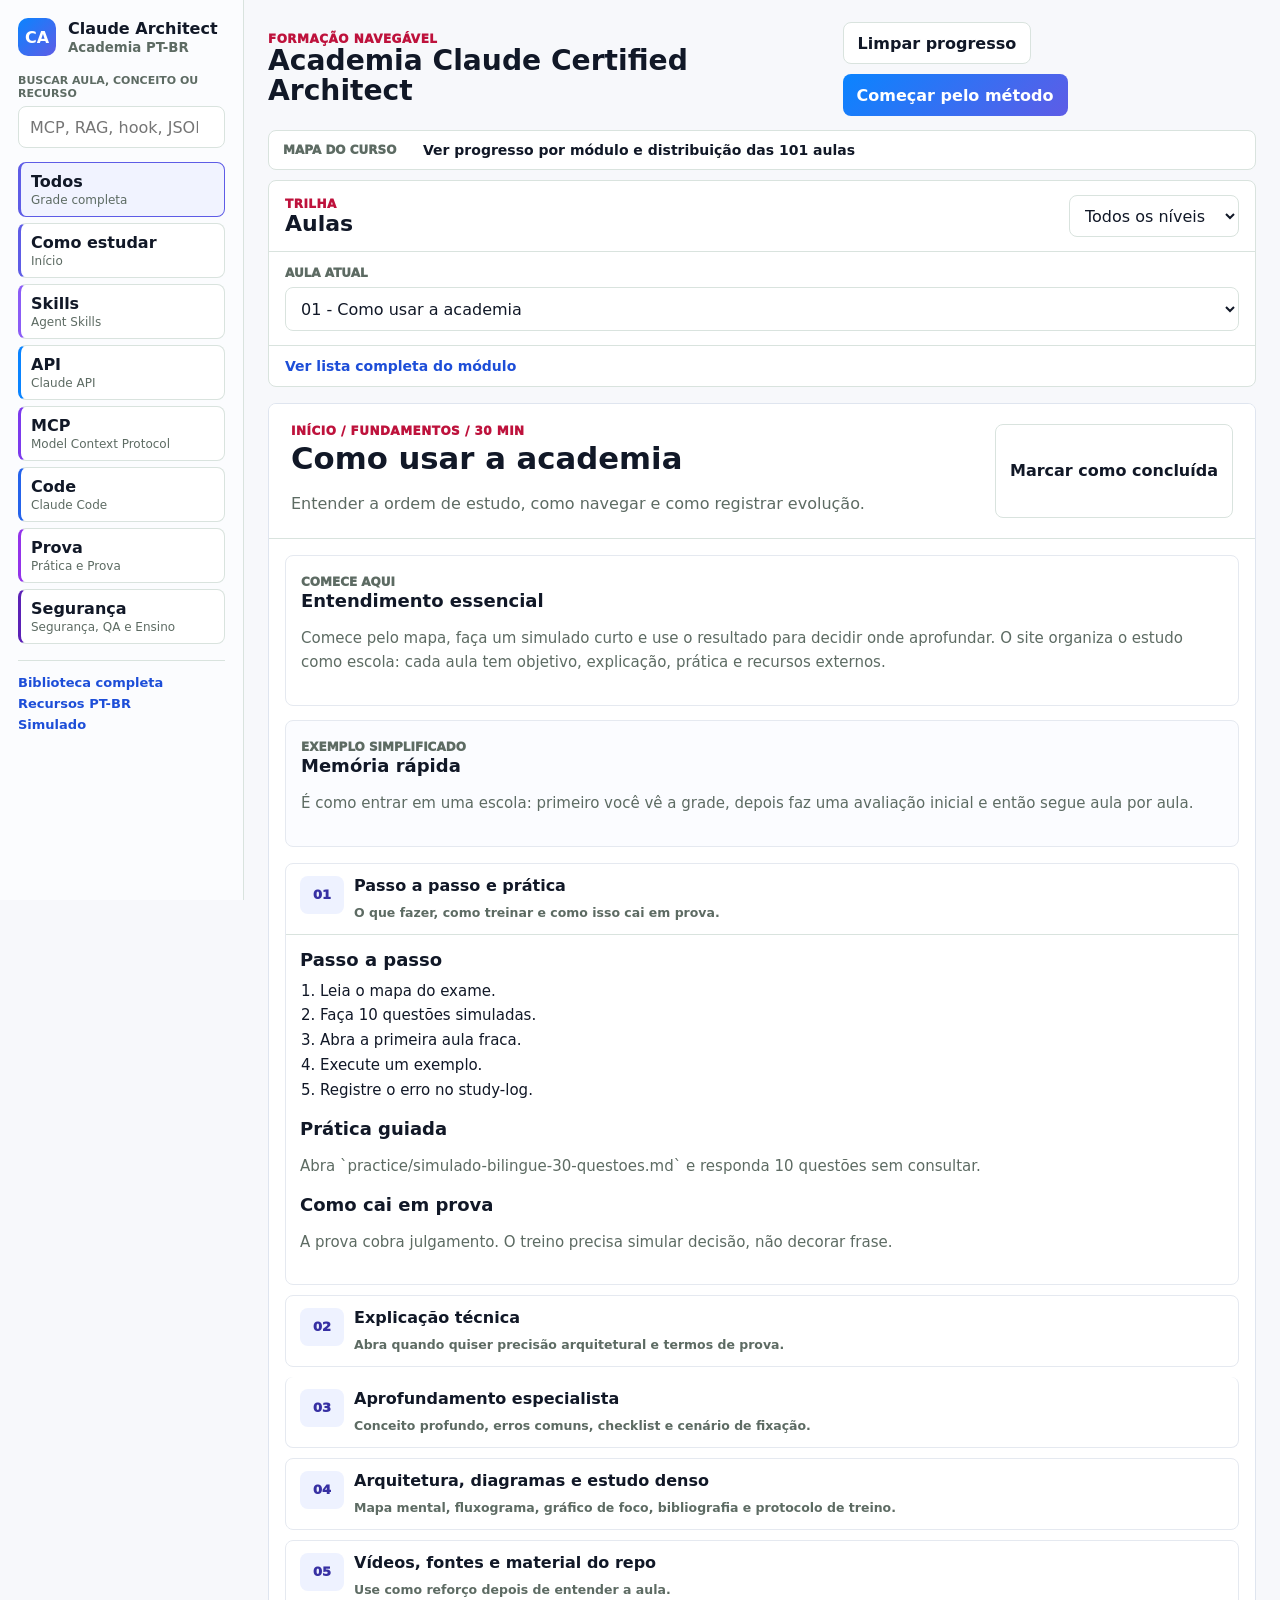
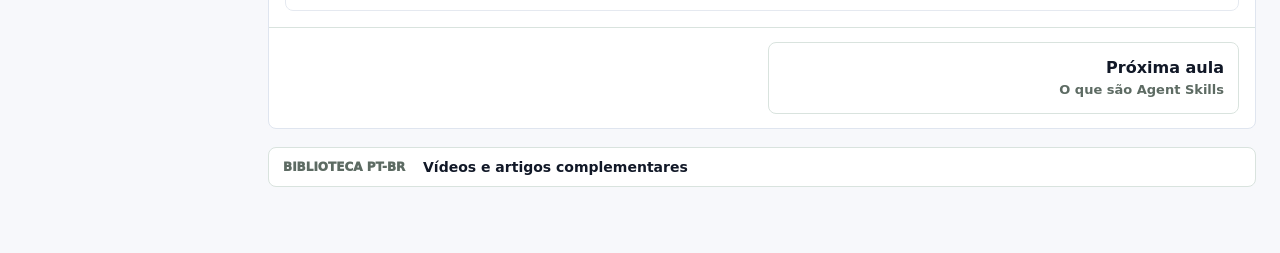
<file: index.html>
<!doctype html>
<html lang="pt-BR">
  <head>
    <meta charset="UTF-8" />
    <meta name="viewport" content="width=device-width, initial-scale=1.0" />
    <meta
      name="description"
      content="Academia PT-BR para estudar Claude Certified Architect - Foundations com aulas, vídeos, prática e simulados."
    />
    <title>Academia Claude Architect PT-BR</title>
    <link rel="icon" href="data:," />
    <link rel="stylesheet" href="assets/academy.css" />
  </head>
  <body>
    <div class="academy-shell">
      <aside class="sidebar" aria-label="Navegação principal">
        <a class="brand" href="#start-how-to-study" aria-label="Ir para início">
          <span class="brand-mark">CA</span>
          <span>
            <strong>Claude Architect</strong>
            <small>Academia PT-BR</small>
          </span>
        </a>

        <div class="search-panel">
          <label for="searchInput">Buscar aula, conceito ou recurso</label>
          <input id="searchInput" type="search" placeholder="MCP, RAG, hook, JSON..." />
        </div>

        <nav id="moduleNav" class="module-nav" aria-label="Módulos"></nav>

        <div class="sidebar-actions">
          <a href="docsify.html#/README.md">Biblioteca completa</a>
          <a href="docsify.html#/recursos-ptbr/matriz-aulas-claude-ptbr.md">Recursos PT-BR</a>
          <a href="docsify.html#/practice/simulado-bilingue-30-questoes.md">Simulado</a>
        </div>
      </aside>

      <main class="main">
        <header class="topbar">
          <div>
            <span class="eyebrow">Formação navegável</span>
            <h1><span>Academia Claude</span><span>Certified Architect</span></h1>
          </div>
          <div class="topbar-actions">
            <button id="resetProgress" class="ghost-button" type="button">Limpar progresso</button>
            <a class="primary-button" href="docsify.html#/course/00-como-usar-o-curso.md">Começar pelo método</a>
          </div>
        </header>

        <section class="hero">
          <div class="hero-copy">
            <span class="eyebrow">Padrão escola</span>
            <h2>
              <span>Profundidade sem poluição visual.</span>
            </h2>
            <p class="hero-lines">
              <span>Comece pelo essencial, abra as camadas técnicas quando precisar e use labs, vídeos, fontes e simulados como reforço.</span>
            </p>
          </div>
          <div class="progress-card" aria-live="polite">
            <span>Progresso local</span>
            <strong id="progressPercent">0%</strong>
            <div class="progress-track"><div id="progressBar"></div></div>
            <p id="progressText">Marque aulas como concluídas para acompanhar sua evolução neste navegador.</p>
          </div>
        </section>

        <details class="course-map">
          <summary>
            <span>Mapa do curso</span>
            <strong>Ver progresso por módulo e distribuição das 101 aulas</strong>
          </summary>
          <section class="stats-grid" id="statsGrid" aria-label="Resumo do curso"></section>
        </details>

        <section class="academy-layout">
          <div class="lesson-list-panel">
            <div class="panel-heading">
              <div>
                <span class="eyebrow">Trilha</span>
                <h2>Aulas</h2>
              </div>
              <select id="levelFilter" aria-label="Filtrar por nível">
                <option value="all">Todos os níveis</option>
                <option value="fundamentos">Fundamentos</option>
                <option value="praticante">Praticante</option>
                <option value="arquiteto">Arquiteto</option>
                <option value="especialista">Especialista</option>
              </select>
            </div>
            <div class="lesson-picker">
              <label for="lessonSelect">Aula atual</label>
              <select id="lessonSelect" aria-label="Escolher aula"></select>
            </div>
            <details class="lesson-list-drawer">
              <summary>Ver lista completa do módulo</summary>
              <div id="lessonList" class="lesson-list"></div>
            </details>
          </div>

          <article id="lessonDetail" class="lesson-detail" aria-live="polite"></article>
        </section>

        <details class="resource-board">
          <summary>
            <span>Biblioteca PT-BR</span>
            <strong>Vídeos e artigos complementares</strong>
          </summary>
          <div class="panel-heading">
            <div>
              <span class="eyebrow">Biblioteca PT-BR</span>
              <h2>Vídeos e artigos incorporados ao estudo</h2>
            </div>
            <a href="docsify.html#/recursos-ptbr/fontes-curadas-ptbr.md">Ver lista completa</a>
          </div>
          <div id="resourceBoard" class="resource-grid"></div>
        </details>
      </main>
    </div>

    <script src="assets/academy-data.js"></script>
    <script src="assets/academy-extra-lessons.js"></script>
    <script src="assets/academy-app.js"></script>
  </body>
</html>
</file>
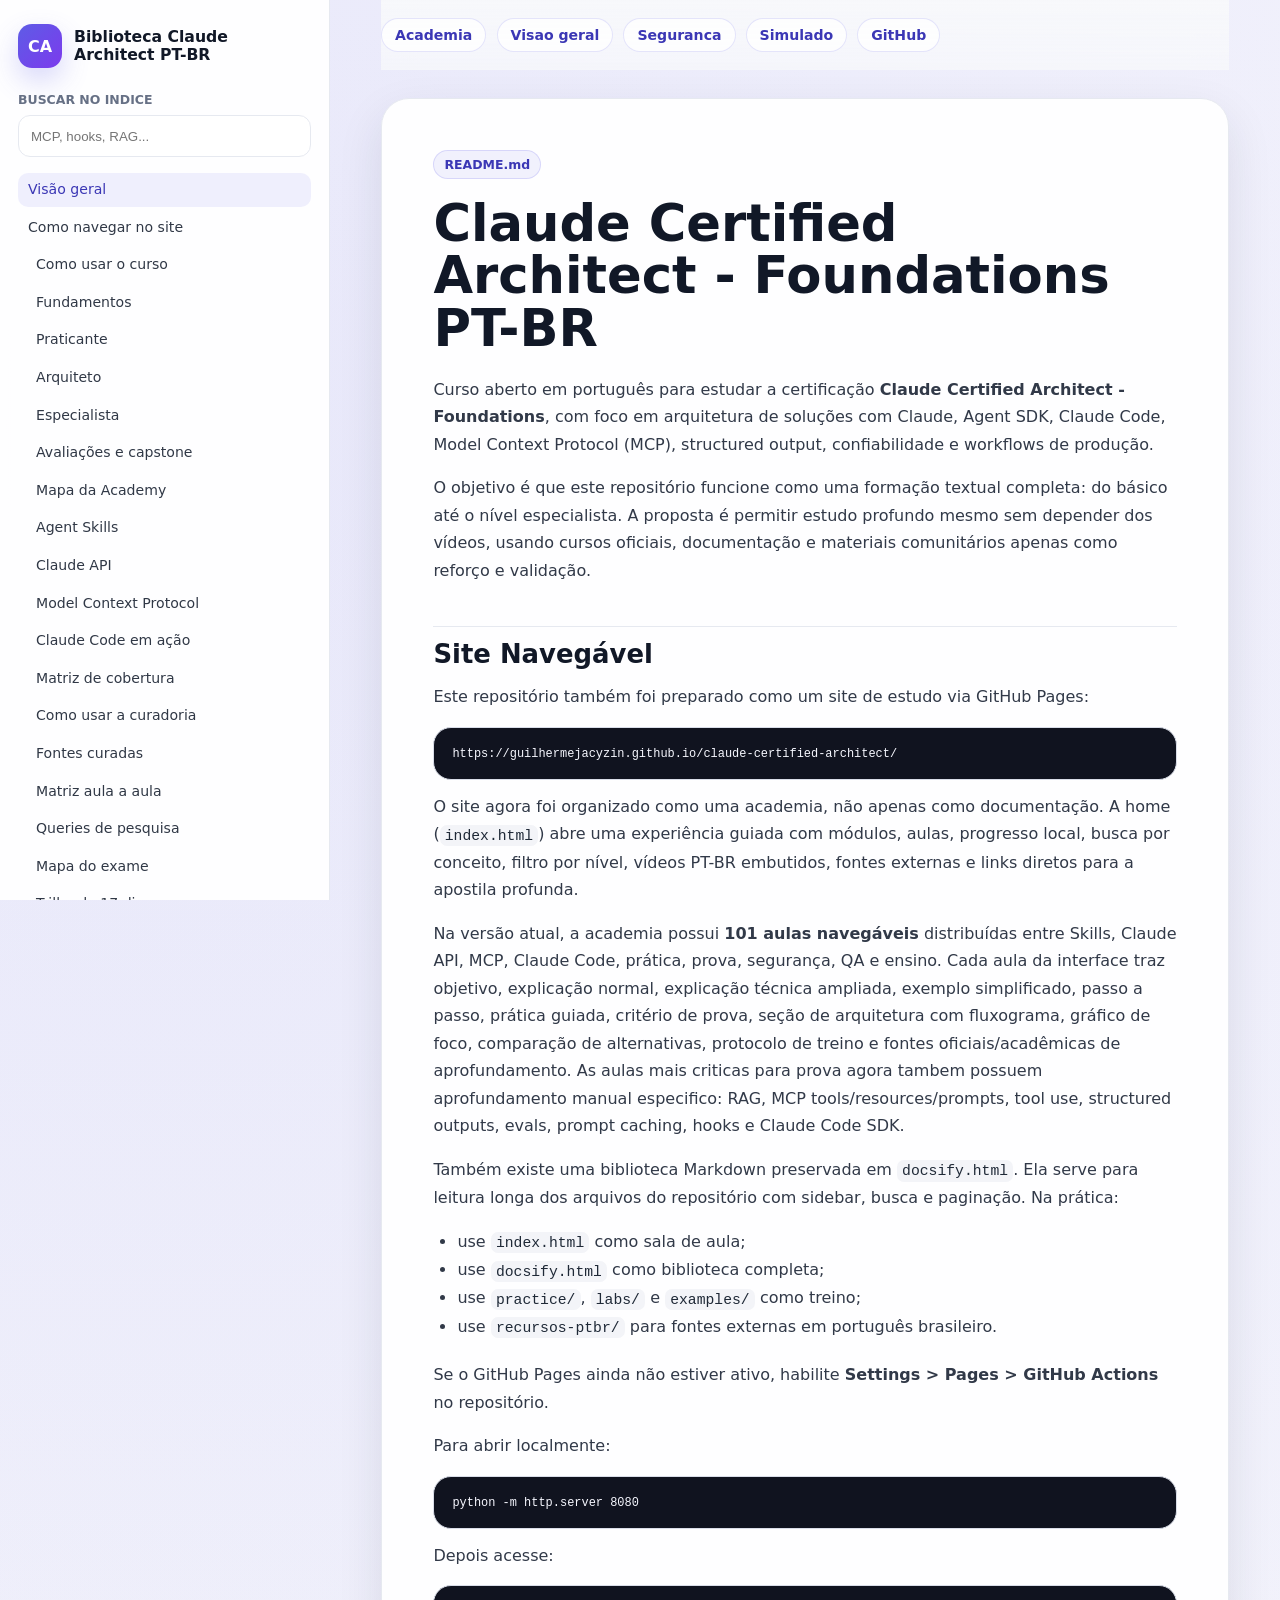
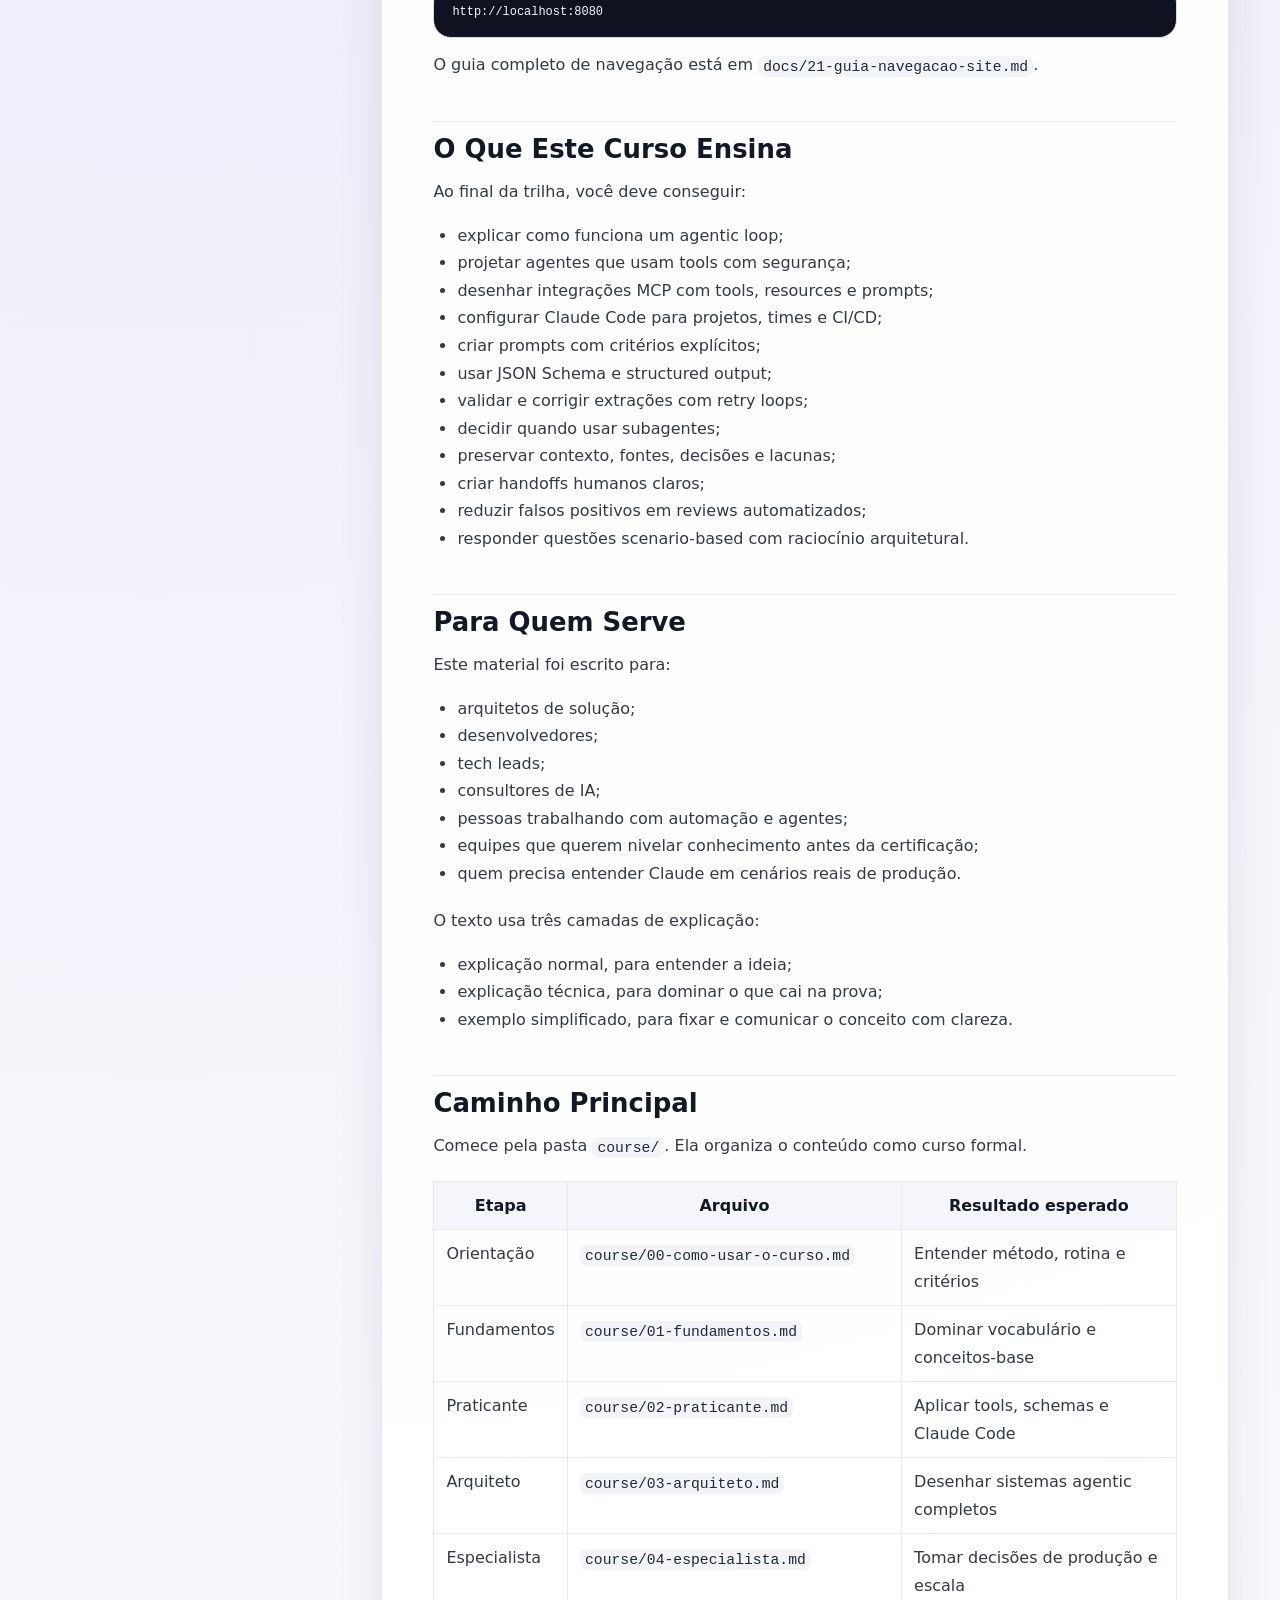
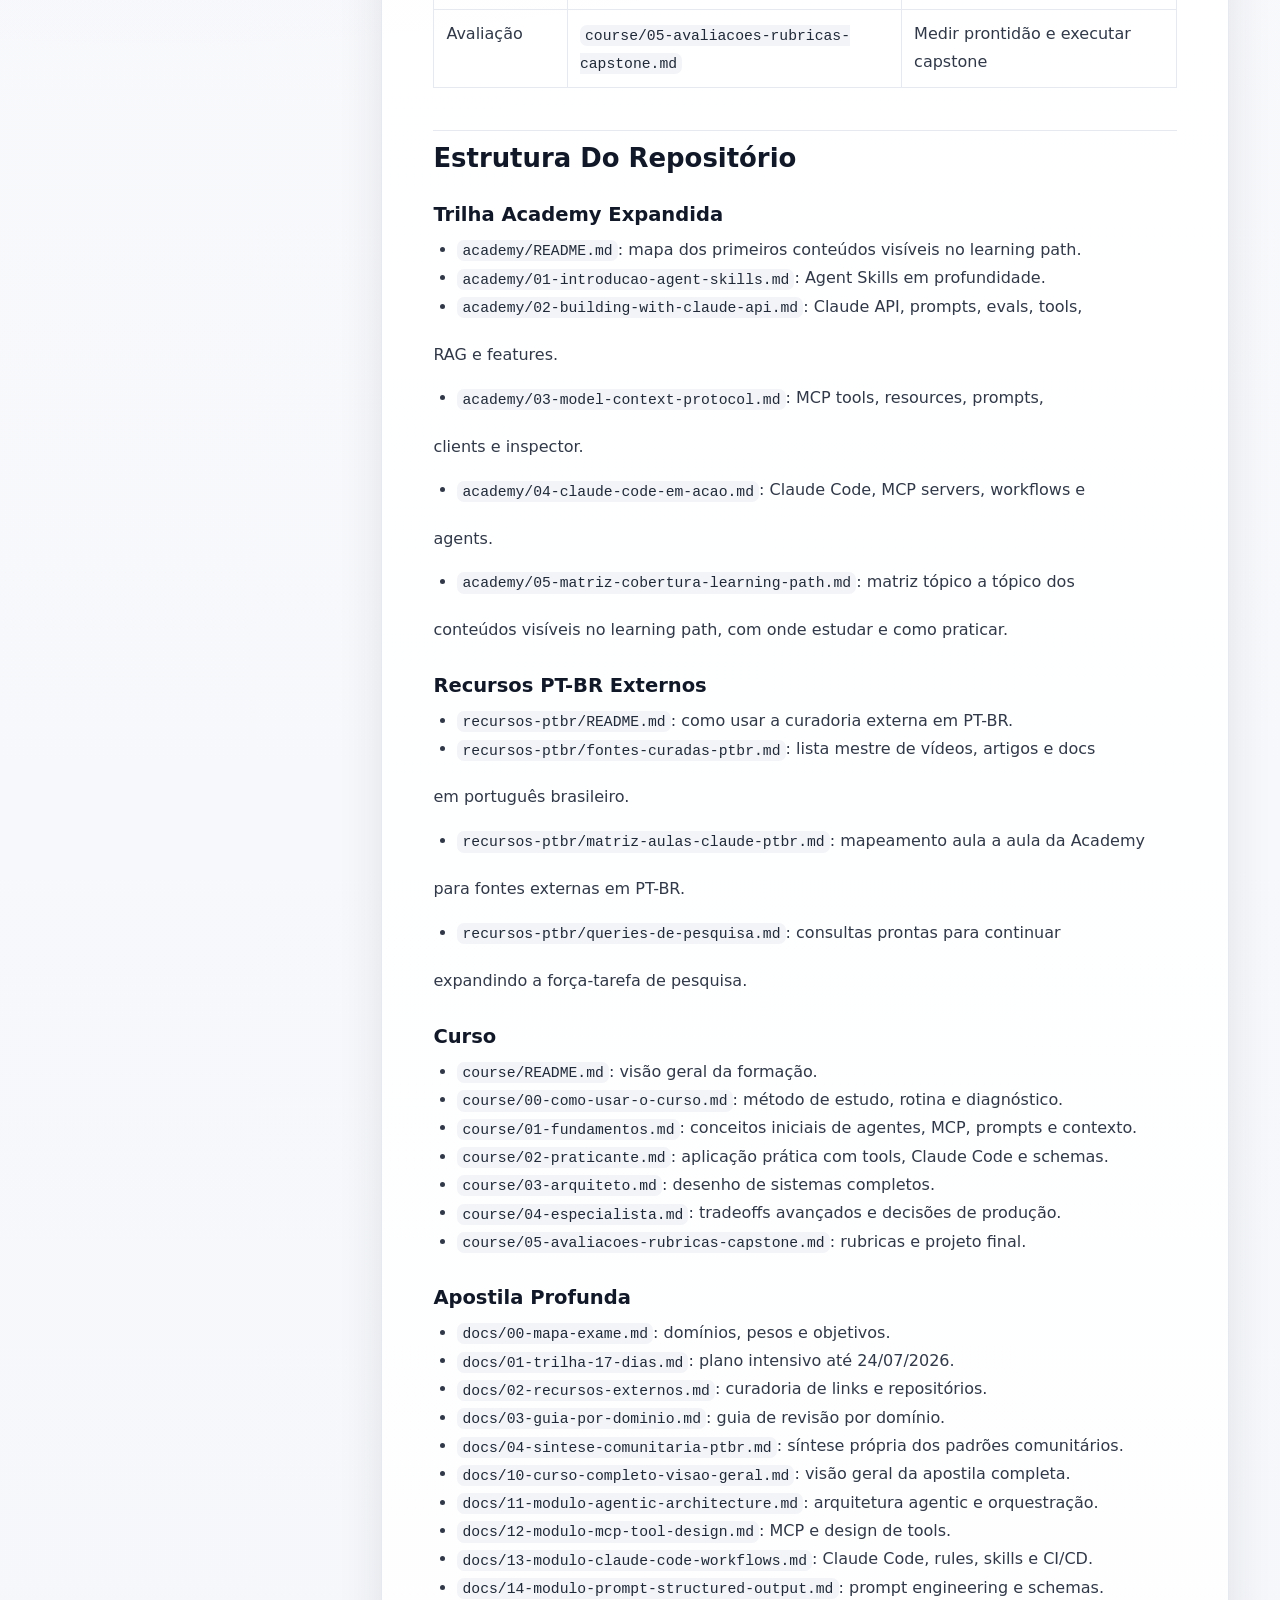
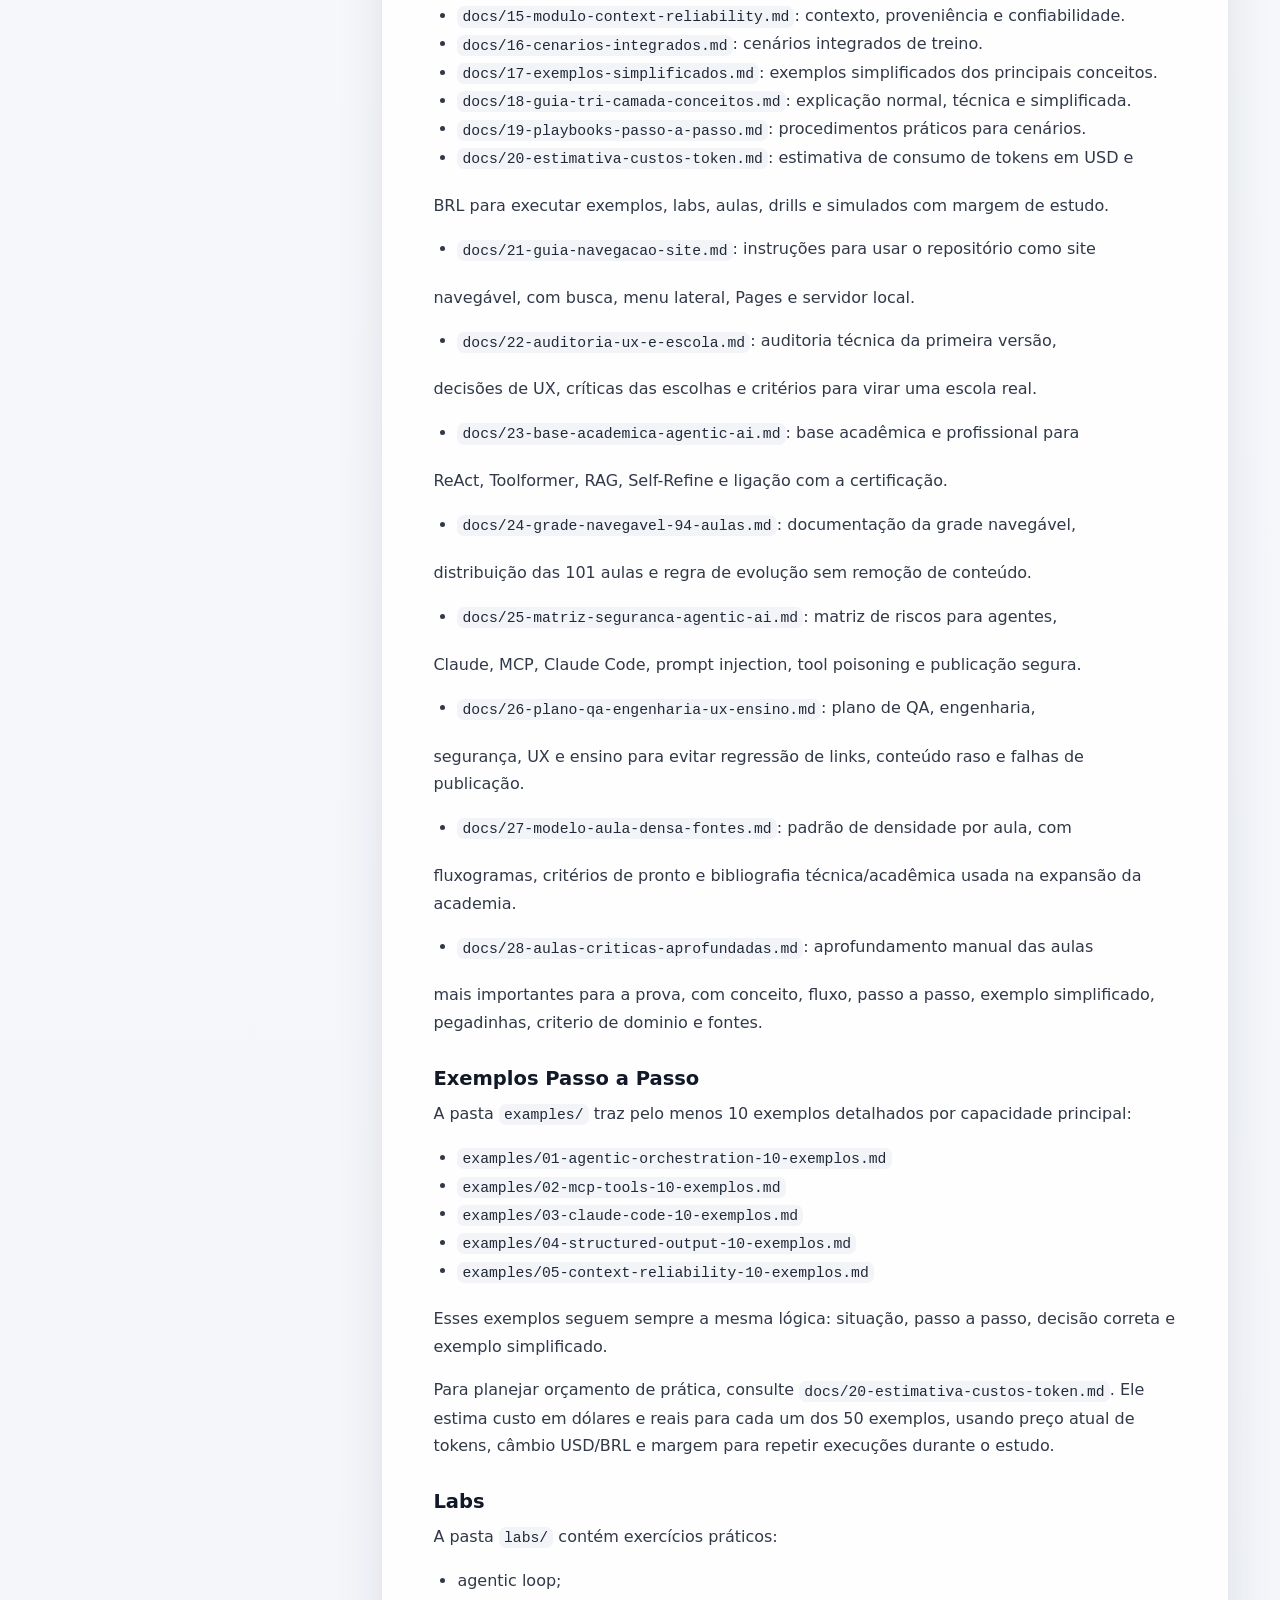
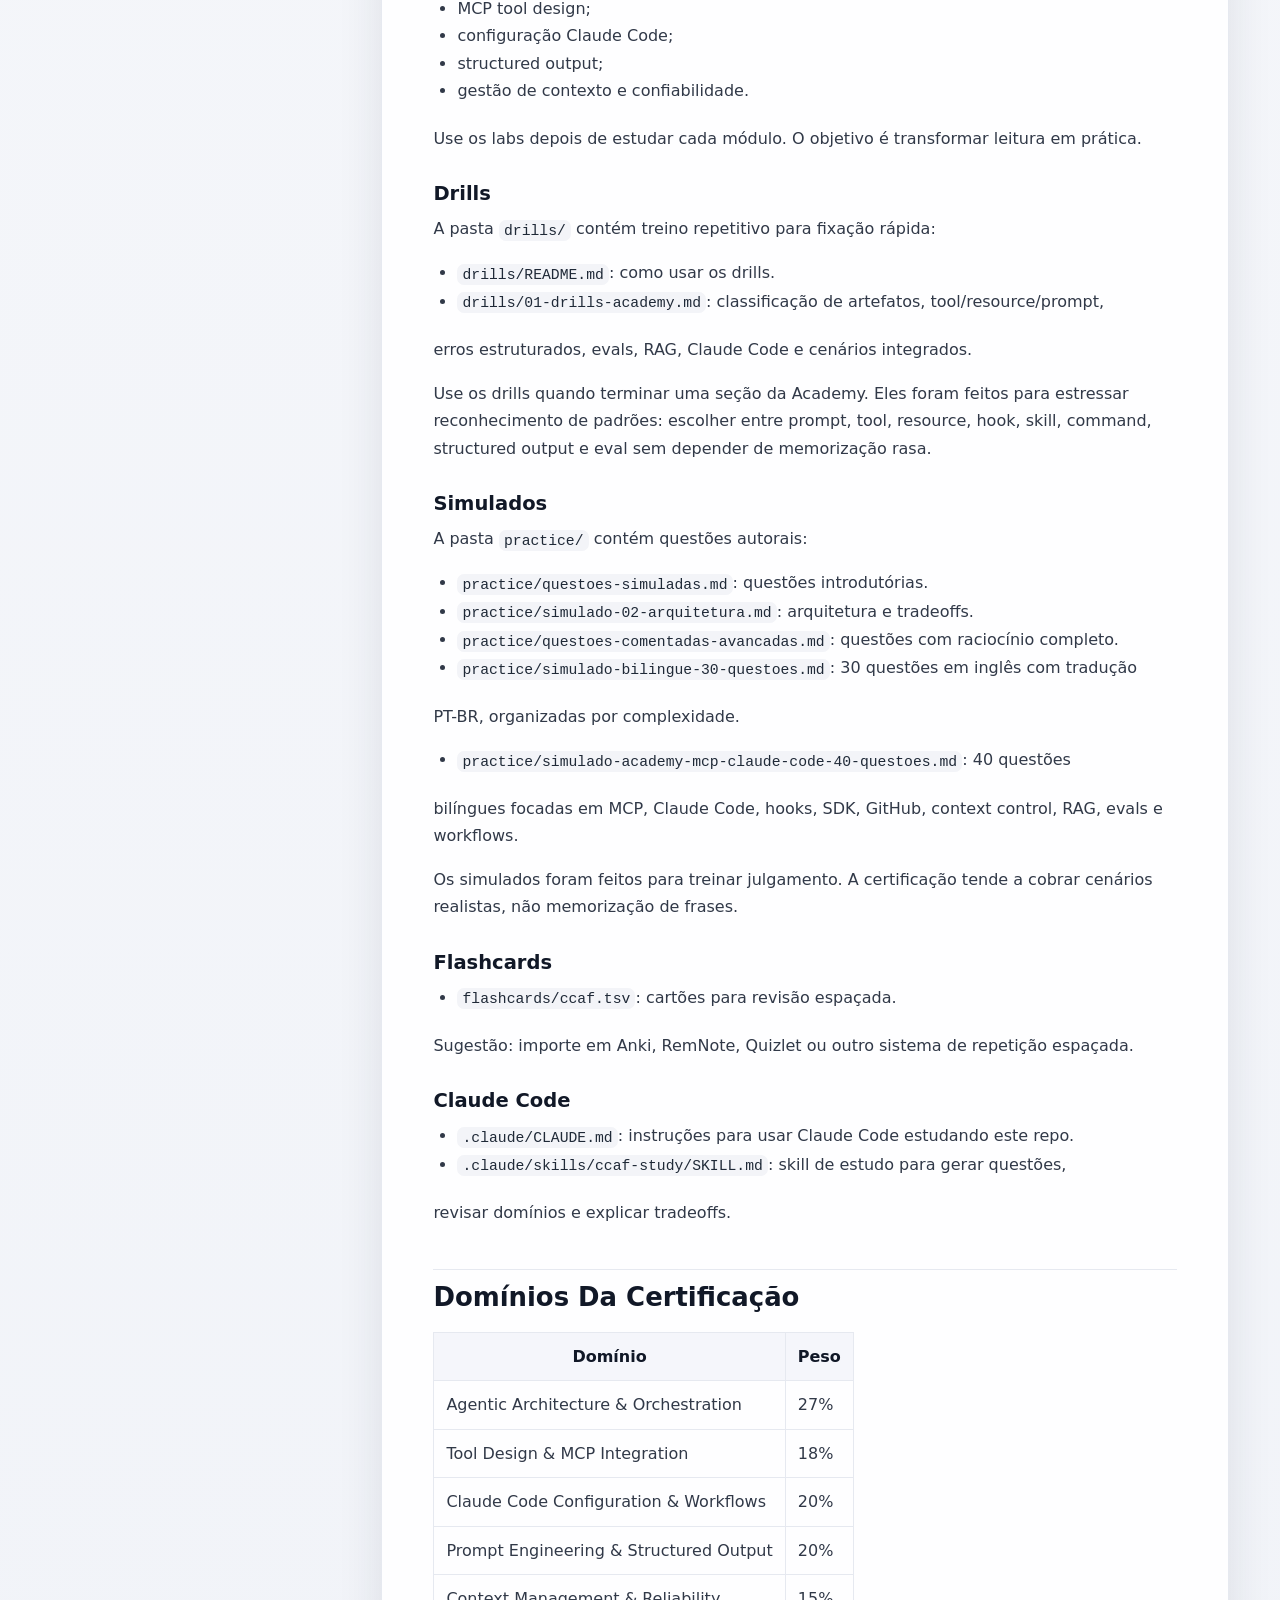
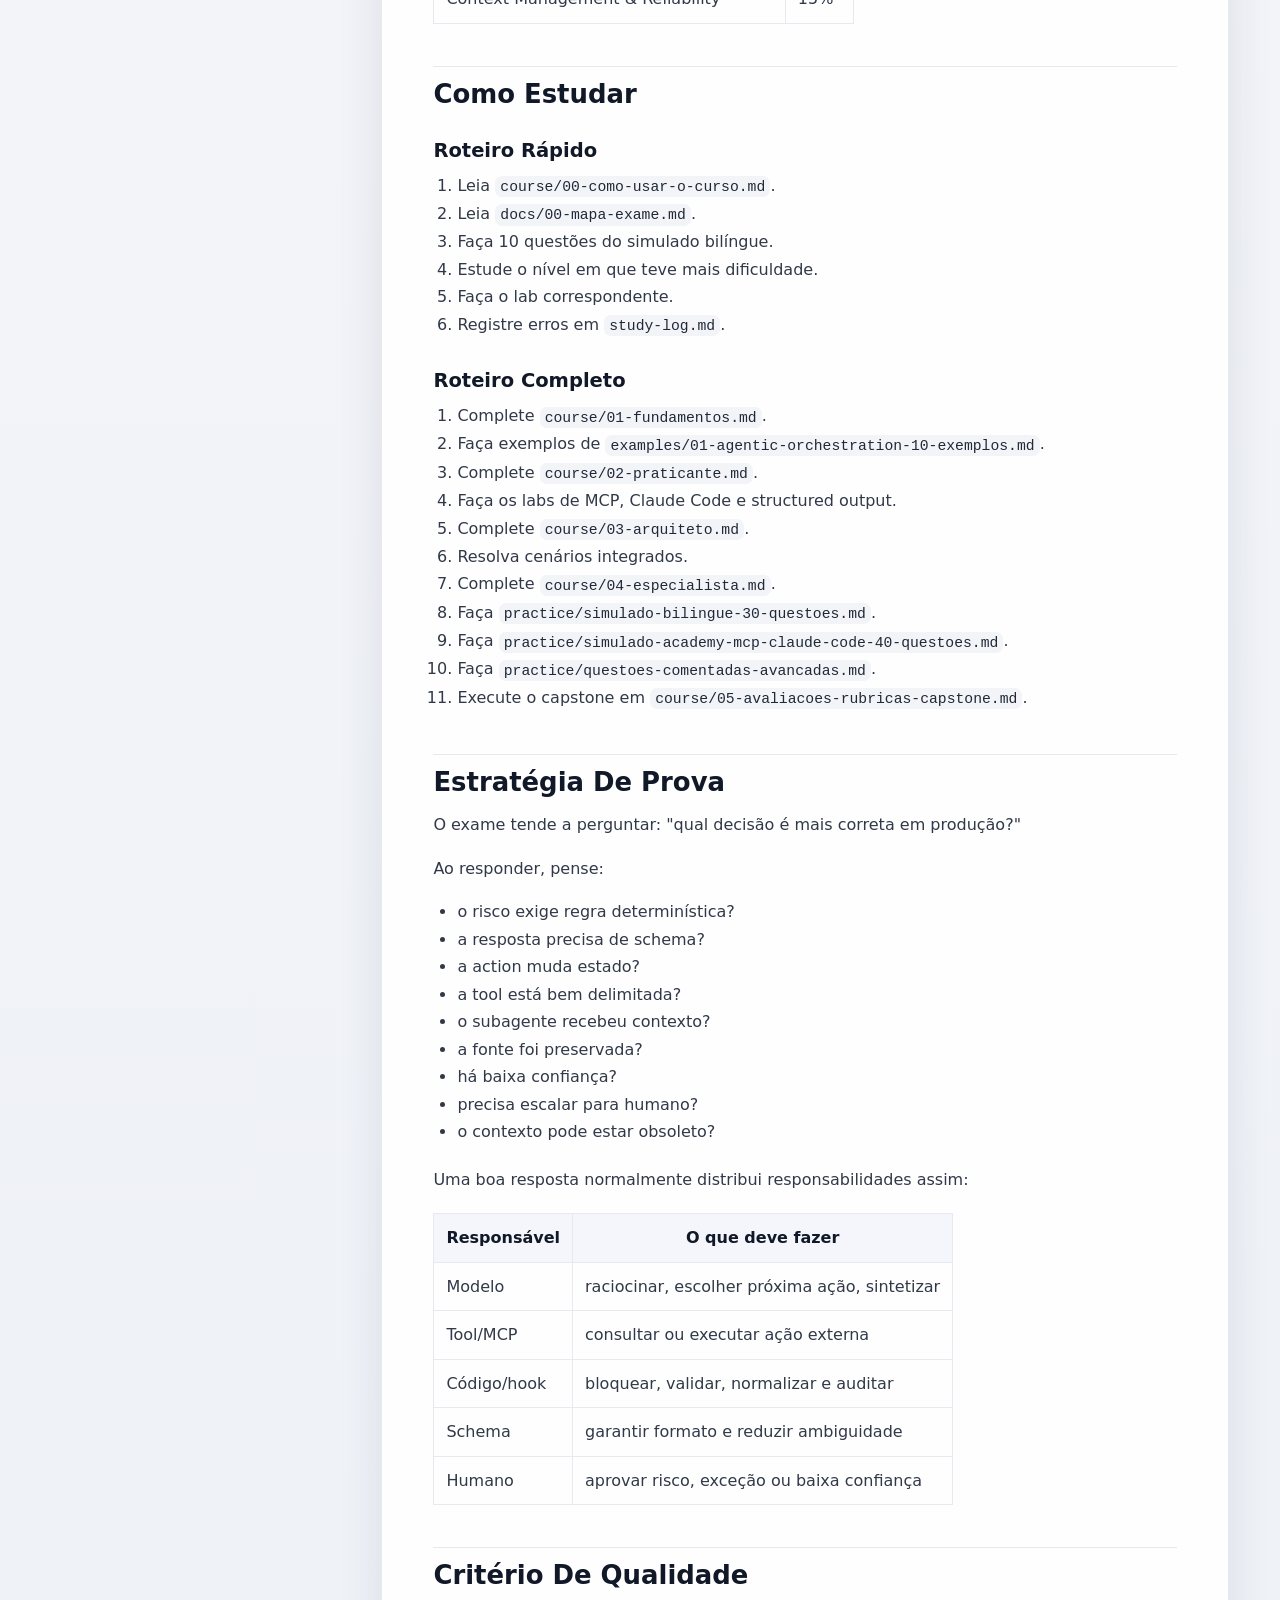
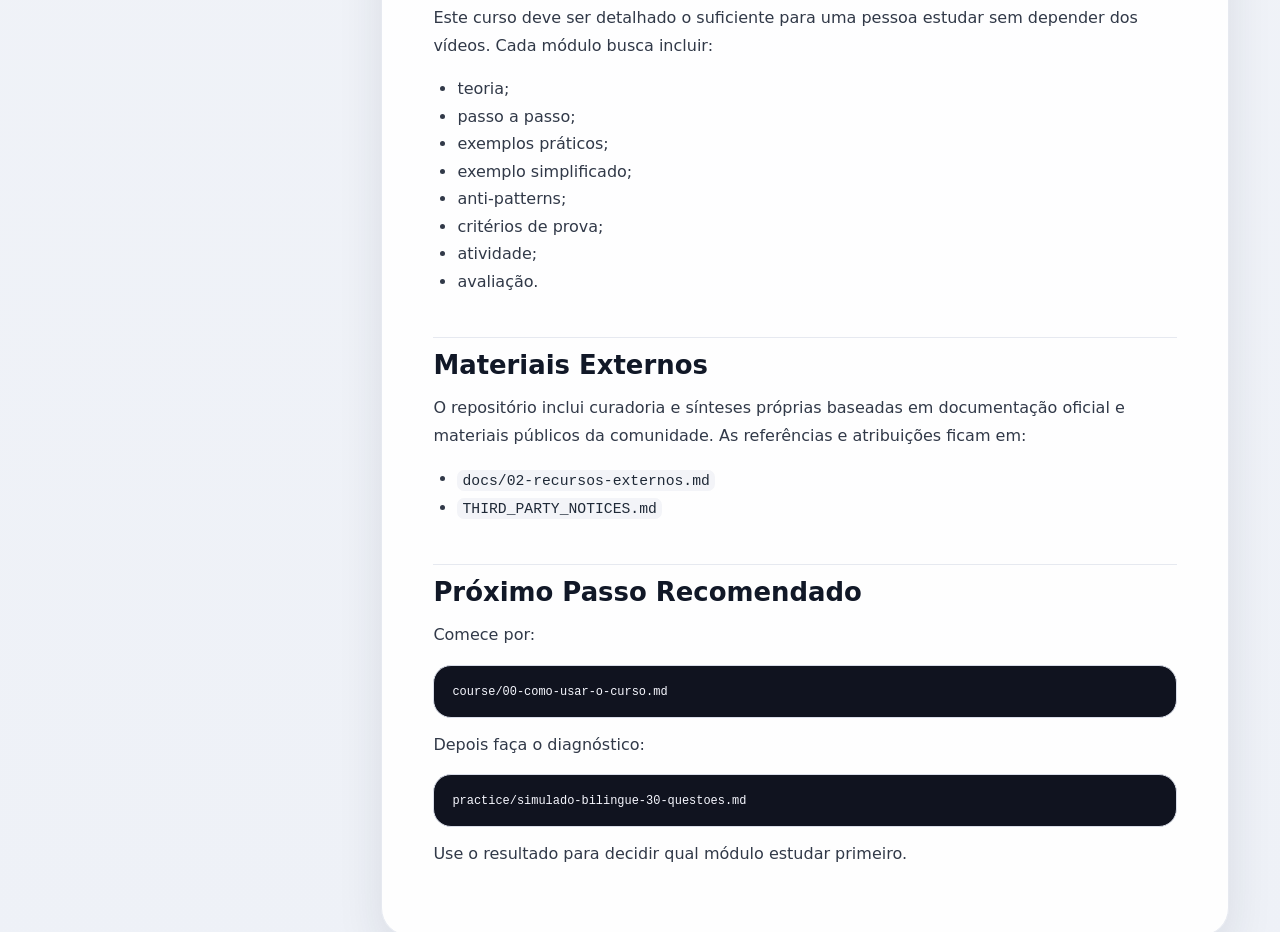
<file: docsify.html>
<!doctype html>
<html lang="pt-BR">
  <head>
    <meta charset="UTF-8" />
    <meta name="viewport" content="width=device-width, initial-scale=1.0" />
    <meta
      name="description"
      content="Biblioteca local em Markdown para estudar Claude Certified Architect - Foundations em PT-BR."
    />
    <title>Biblioteca Claude Certified Architect PT-BR</title>
    <link rel="icon" href="data:," />
    <link rel="stylesheet" href="assets/library.css" />
  </head>
  <body>
    <div class="library-shell">
      <aside class="library-sidebar">
        <a class="library-brand" href="index.html">
          <span>CA</span>
          <strong>Biblioteca Claude Architect PT-BR</strong>
        </a>
        <label class="library-search">
          <span>Buscar no indice</span>
          <input id="librarySearch" type="search" placeholder="MCP, hooks, RAG..." />
        </label>
        <nav id="librarySidebar" aria-label="Indice da biblioteca"></nav>
      </aside>
      <main class="library-main">
        <header class="library-topbar">
          <a href="index.html">Academia</a>
          <a href="#/README.md">Visao geral</a>
          <a href="#/docs/25-matriz-seguranca-agentic-ai.md">Seguranca</a>
          <a href="#/practice/simulado-bilingue-30-questoes.md">Simulado</a>
          <a href="https://github.com/guilhermejacyzin/claude-certified-architect" target="_blank" rel="noopener noreferrer">GitHub</a>
        </header>
        <article id="libraryContent" class="markdown-body" aria-live="polite">
          <p>Carregando biblioteca...</p>
        </article>
      </main>
    </div>
    <script src="assets/library-app.js"></script>
  </body>
</html>
</file>
<file: assets/academy.css>
:root {
  --ink: #111827;
  --muted: #5d6b63;
  --line: #d9e3de;
  --bg: #f5f5f7;
  --panel: #ffffff;
  --blue: #0a84ff;
  --blue-dark: #1d4ed8;
  --violet-blue: #5e5ce6;
  --rose: #be123c;
  --amber: #b45309;
  --indigo: #4f46e5;
  --violet: #6d28d9;
  --shadow: 0 18px 48px rgba(17, 24, 39, 0.07);
}

* {
  box-sizing: border-box;
}

html {
  scroll-behavior: smooth;
}

body {
  background:
    radial-gradient(circle at 18% 8%, rgba(94, 92, 230, 0.13), transparent 28%),
    radial-gradient(circle at 86% 2%, rgba(10, 132, 255, 0.11), transparent 24%),
    var(--bg);
  color: var(--ink);
  font-family:
    Inter, ui-sans-serif, system-ui, -apple-system, BlinkMacSystemFont, "Segoe UI",
    sans-serif;
  letter-spacing: 0;
  margin: 0;
  overflow-x: hidden;
}

a {
  color: var(--blue-dark);
  text-decoration: none;
}

a:hover {
  text-decoration: underline;
}

button,
input,
select {
  font: inherit;
}

.academy-shell {
  display: grid;
  grid-template-columns: 320px minmax(0, 1fr);
  min-height: 100vh;
}

.sidebar {
  background: rgba(255, 255, 255, 0.94);
  border-right: 1px solid var(--line);
  height: 100vh;
  overflow-y: auto;
  padding: 22px;
  position: sticky;
  top: 0;
  width: 100%;
}

.brand {
  align-items: center;
  color: var(--ink);
  display: flex;
  gap: 12px;
  margin-bottom: 24px;
}

.brand:hover {
  text-decoration: none;
}

.brand-mark {
  align-items: center;
  background: linear-gradient(135deg, var(--blue), var(--violet-blue));
  border-radius: 8px;
  color: #ffffff;
  display: inline-flex;
  font-weight: 900;
  height: 42px;
  justify-content: center;
  width: 42px;
}

.brand strong,
.brand small {
  display: block;
}

.brand small {
  color: var(--muted);
  font-weight: 700;
  margin-top: 2px;
}

.search-panel {
  margin-bottom: 20px;
}

.search-panel label {
  color: var(--muted);
  display: block;
  font-size: 12px;
  font-weight: 900;
  margin-bottom: 7px;
  text-transform: uppercase;
}

.search-panel input,
.panel-heading select {
  background: #ffffff;
  border: 1px solid var(--line);
  border-radius: 8px;
  color: var(--ink);
  min-height: 42px;
  outline: none;
  padding: 9px 11px;
  width: 100%;
}

.search-panel input:focus,
.panel-heading select:focus {
  border-color: var(--violet-blue);
  box-shadow: 0 0 0 4px rgba(94, 92, 230, 0.13);
}

.module-nav {
  display: grid;
  gap: 8px;
}

.module-button {
  background: #ffffff;
  border: 1px solid var(--line);
  border-left: 5px solid var(--accent, var(--violet-blue));
  border-radius: 8px;
  color: var(--ink);
  cursor: pointer;
  padding: 11px 12px;
  text-align: left;
}

.module-button span,
.module-button small {
  display: block;
}

.module-button span {
  font-weight: 900;
}

.module-button small {
  color: var(--muted);
  margin-top: 2px;
}

.module-button.active,
.module-button:hover {
  background: #f1f3ff;
  border-color: var(--violet-blue);
}

.sidebar-actions {
  border-top: 1px solid var(--line);
  display: grid;
  gap: 9px;
  margin-top: 22px;
  padding-top: 18px;
}

.sidebar-actions a {
  font-size: 14px;
  font-weight: 800;
}

.main {
  max-width: 100%;
  min-width: 0;
  padding: 28px;
}

.topbar {
  align-items: center;
  display: flex;
  gap: 20px;
  justify-content: space-between;
  margin-bottom: 22px;
}

.eyebrow {
  color: var(--rose);
  display: block;
  font-size: 12px;
  font-weight: 950;
  letter-spacing: 0.04em;
  text-transform: uppercase;
}

.topbar h1,
.hero h2,
.panel-heading h2,
.lesson-hero h2,
.resource-board h2 {
  letter-spacing: 0;
  margin: 0;
}

.topbar > div,
.hero-copy,
.progress-card,
.lesson-hero > div,
.lesson-tabs section,
.lesson-work section,
.resource-columns section,
.resource-card,
.video-card,
.lesson-card-body {
  min-width: 0;
}

.topbar h1 {
  font-size: clamp(26px, 3vw, 44px);
  line-height: 1.05;
  overflow-wrap: anywhere;
}

.topbar h1 span {
  display: block;
}

.topbar-actions {
  display: flex;
  flex-wrap: wrap;
  gap: 10px;
}

.primary-button,
.ghost-button,
.complete-button {
  align-items: center;
  border-radius: 8px;
  display: inline-flex;
  font-weight: 900;
  min-height: 42px;
  padding: 10px 14px;
}

.primary-button {
  background: linear-gradient(135deg, var(--blue), var(--violet-blue));
  color: #ffffff;
}

.primary-button:hover {
  background: linear-gradient(135deg, var(--blue-dark), var(--violet));
  text-decoration: none;
}

.ghost-button,
.complete-button {
  background: #ffffff;
  border: 1px solid var(--line);
  color: var(--ink);
  cursor: pointer;
}

.complete-button.done {
  background: #eef2ff;
  border-color: var(--violet-blue);
  color: #3730a3;
}

.hero {
  background:
    linear-gradient(135deg, rgba(255, 255, 255, 0.98), rgba(241, 243, 255, 0.96)),
    #ffffff;
  border: 1px solid var(--line);
  border-radius: 8px;
  box-shadow: var(--shadow);
  display: grid;
  gap: 22px;
  grid-template-columns: minmax(0, 1fr) 320px;
  margin-bottom: 18px;
  padding: 26px;
}

.hero h2 {
  font-size: clamp(28px, 4vw, 56px);
  line-height: 1.04;
  max-width: 960px;
  overflow-wrap: anywhere;
}

.hero h2 span {
  display: inline;
}

.hero p,
.progress-card p,
.stat-card small,
.lesson-card small,
.lesson-detail p,
.resource-card span,
.muted {
  color: var(--muted);
}

.hero p {
  font-size: 17px;
  line-height: 1.65;
  margin: 18px 0 0;
  max-width: 900px;
}

.hero-lines span {
  display: inline;
}

.progress-card {
  background: #ffffff;
  border: 1px solid var(--line);
  border-radius: 8px;
  padding: 18px;
}

.progress-card span {
  color: var(--muted);
  font-size: 13px;
  font-weight: 900;
  text-transform: uppercase;
}

.progress-card strong {
  display: block;
  font-size: 42px;
  line-height: 1;
  margin: 10px 0;
}

.progress-track {
  background: #e5ede8;
  border-radius: 999px;
  height: 10px;
  overflow: hidden;
}

.progress-track div {
  background: linear-gradient(90deg, var(--blue), var(--violet-blue));
  height: 100%;
  transition: width 0.2s ease;
  width: 0;
}

.stats-grid {
  display: grid;
  gap: 12px;
  grid-template-columns: repeat(auto-fit, minmax(140px, 1fr));
  margin-bottom: 18px;
}

.stat-card {
  background: #ffffff;
  border: 1px solid var(--line);
  border-top: 4px solid var(--accent, var(--violet-blue));
  border-radius: 8px;
  min-height: 132px;
  padding: 14px;
}

.stat-card.total {
  --accent: var(--ink);
}

.stat-card span,
.resource-card span {
  color: var(--muted);
  display: block;
  font-size: 12px;
  font-weight: 900;
  text-transform: uppercase;
}

.stat-card strong {
  display: block;
  font-size: 27px;
  margin: 8px 0;
}

.academy-layout {
  display: grid;
  gap: 18px;
  grid-template-columns: 390px minmax(0, 1fr);
  margin-bottom: 18px;
}

.lesson-list-panel,
.lesson-detail,
.resource-board {
  background: rgba(255, 255, 255, 0.96);
  border: 1px solid var(--line);
  border-radius: 8px;
  box-shadow: var(--shadow);
}

.lesson-list-panel {
  align-self: start;
  max-height: calc(100vh - 40px);
  overflow: hidden;
  position: sticky;
  top: 20px;
}

.panel-heading {
  align-items: center;
  border-bottom: 1px solid var(--line);
  display: flex;
  gap: 16px;
  justify-content: space-between;
  padding: 18px;
}

.panel-heading h2 {
  font-size: 24px;
}

.panel-heading select {
  max-width: 170px;
}

.lesson-list {
  display: grid;
  gap: 8px;
  max-height: calc(100vh - 150px);
  overflow-y: auto;
  padding: 14px;
}

.lesson-card {
  align-items: center;
  background: #ffffff;
  border: 1px solid var(--line);
  border-radius: 8px;
  color: var(--ink);
  cursor: pointer;
  display: grid;
  gap: 10px;
  grid-template-columns: 42px 1fr 14px;
  min-height: 76px;
  padding: 10px;
  text-align: left;
}

.lesson-card.active,
.lesson-card:hover {
  background: #f1f3ff;
  border-color: var(--violet-blue);
}

.lesson-index {
  align-items: center;
  background: color-mix(in srgb, var(--accent, var(--violet-blue)) 13%, #ffffff);
  border-radius: 8px;
  color: var(--ink);
  display: flex;
  font-weight: 950;
  height: 42px;
  justify-content: center;
}

.lesson-card-body strong,
.lesson-card-body small {
  display: block;
}

.lesson-card-body strong {
  line-height: 1.25;
}

.completion-dot {
  background: #d6ded9;
  border-radius: 50%;
  height: 12px;
  width: 12px;
}

.completion-dot.done {
  background: var(--violet-blue);
}

.lesson-detail {
  overflow: hidden;
}

.lesson-hero {
  background:
    linear-gradient(135deg, color-mix(in srgb, var(--accent) 14%, #ffffff), #ffffff);
  border-bottom: 1px solid var(--line);
  display: flex;
  gap: 18px;
  justify-content: space-between;
  padding: 24px;
}

.lesson-hero h2 {
  font-size: clamp(26px, 3vw, 42px);
  line-height: 1.08;
  margin-top: 4px;
}

.lesson-hero p {
  font-size: 17px;
  line-height: 1.55;
  margin-bottom: 0;
  max-width: 820px;
}

.lesson-tabs,
.lesson-work,
.resource-columns {
  display: grid;
  gap: 14px;
  grid-template-columns: repeat(3, minmax(0, 1fr));
  padding: 18px;
}

.lesson-work,
.resource-columns {
  grid-template-columns: repeat(2, minmax(0, 1fr));
  padding-top: 0;
}

.deep-dive {
  border-top: 1px solid var(--line);
}

.deep-grid {
  display: grid;
  gap: 14px;
  grid-template-columns: repeat(2, minmax(0, 1fr));
  padding: 18px;
}

.deep-grid article,
.deep-scenario {
  background: #ffffff;
  border: 1px solid var(--line);
  border-radius: 8px;
  min-width: 0;
  padding: 16px;
}

.deep-grid p,
.deep-grid li,
.deep-scenario p {
  color: #243041;
}

.deep-grid ul,
.deep-grid ol {
  margin: 0;
  padding-left: 20px;
}

.deep-scenario {
  margin: 0 18px 18px;
}

.expanded-body {
  display: grid;
  gap: 14px;
}

.expanded-copy,
.concept-flow,
.focus-chart,
.source-board,
.expanded-grid-2 > article {
  background: #ffffff;
  border: 1px solid var(--line);
  border-radius: 8px;
  min-width: 0;
  padding: 16px;
}

.expanded-copy p {
  color: #243041;
  margin: 0 0 12px;
}

.manual-density-note {
  background: #f5f7ff;
  border: 1px solid #dfe5ff;
  border-radius: 8px;
  color: #312e81;
  font-weight: 850;
  padding: 12px 14px;
}

.expanded-copy p:last-child {
  margin-bottom: 0;
}

.expanded-grid-2 {
  display: grid;
  gap: 14px;
  grid-template-columns: repeat(2, minmax(0, 1fr));
}

.expanded-grid-2 ul,
.expanded-grid-2 ol,
.source-board ul,
.concept-flow ol {
  margin: 0;
  padding-left: 20px;
}

.expanded-grid-2 li,
.source-board li,
.concept-flow li {
  margin: 9px 0;
}

.concept-flow ol {
  counter-reset: flow-step;
  display: grid;
  gap: 10px;
  list-style: none;
  padding-left: 0;
}

.concept-flow li {
  background: linear-gradient(135deg, #f8faff, #ffffff);
  border: 1px solid #dfe6f4;
  border-radius: 8px;
  display: grid;
  gap: 4px;
  margin: 0;
  padding: 12px 14px;
  position: relative;
}

.concept-flow li:not(:last-child)::after {
  color: var(--violet-blue);
  content: "↓";
  font-size: 18px;
  font-weight: 950;
  left: 18px;
  position: absolute;
  top: calc(100% - 2px);
}

.concept-flow strong {
  color: #312e81;
}

.concept-flow span {
  color: #334155;
  line-height: 1.55;
}

.focus-chart {
  display: grid;
  gap: 10px;
}

.focus-bar {
  align-items: center;
  display: grid;
  gap: 10px;
  grid-template-columns: 112px minmax(0, 1fr) 46px;
}

.focus-bar span,
.focus-bar strong {
  color: #243041;
  font-size: 13px;
  font-weight: 900;
}

.focus-bar div {
  background: #eef2ff;
  border-radius: 999px;
  height: 12px;
  overflow: hidden;
}

.focus-bar i {
  background: linear-gradient(90deg, var(--blue), var(--violet-blue));
  border-radius: inherit;
  display: block;
  height: 100%;
}

.comparison-grid {
  display: grid;
  gap: 10px;
  grid-template-columns: repeat(2, minmax(0, 1fr));
}

.comparison-grid article {
  background: #fbfcff;
  border: 1px solid #e3e8f5;
  border-radius: 8px;
  padding: 12px;
}

.comparison-grid strong {
  color: #312e81;
  display: block;
  margin-bottom: 6px;
}

.comparison-grid p {
  margin: 0;
}

.source-board li {
  display: grid;
  gap: 3px;
}

.source-board span {
  color: var(--rose);
  font-size: 12px;
  font-weight: 950;
  text-transform: uppercase;
}

.source-board a {
  font-weight: 900;
}

.source-board small {
  color: var(--muted);
  line-height: 1.45;
}

.lesson-tabs section,
.lesson-work section,
.resource-columns section {
  background: #ffffff;
  border: 1px solid var(--line);
  border-radius: 8px;
  padding: 16px;
}

.lesson-detail h3 {
  font-size: 18px;
  margin: 0 0 9px;
}

.lesson-detail p,
.lesson-detail li {
  font-size: 15px;
  line-height: 1.65;
}

.lesson-detail ol,
.resource-list {
  margin: 0;
  padding-left: 20px;
}

.technical-body {
  color: #243041;
}

.technical-body p {
  margin: 0 0 12px;
}

.technical-body h3 {
  margin-top: 16px;
}

.technical-body ul {
  background: #fbfcff;
  border: 1px solid #e3e8f5;
  border-radius: 8px;
  margin: 0;
  padding: 14px 16px 14px 34px;
}

.technical-body li {
  margin: 7px 0;
}

.video-section {
  border-top: 1px solid var(--line);
  padding: 18px;
}

.video-grid {
  display: grid;
  gap: 14px;
  grid-template-columns: repeat(2, minmax(0, 1fr));
}

.video-card {
  background: #ffffff;
  border: 1px solid var(--line);
  border-radius: 8px;
  overflow: hidden;
}

.video-card iframe {
  aspect-ratio: 16 / 9;
  border: 0;
  display: block;
  width: 100%;
}

.video-card a {
  display: block;
  font-weight: 850;
  line-height: 1.35;
  padding: 12px;
}

.resource-list li {
  margin: 9px 0;
}

.resource-list span {
  color: var(--rose);
  display: block;
  font-size: 12px;
  font-weight: 900;
  text-transform: uppercase;
}

.resource-board {
  padding-bottom: 18px;
}

.resource-grid {
  display: grid;
  gap: 12px;
  grid-template-columns: repeat(3, minmax(0, 1fr));
  padding: 18px;
}

.resource-card {
  background: #ffffff;
  border: 1px solid var(--line);
  border-radius: 8px;
  min-height: 132px;
  padding: 16px;
}

.resource-card strong {
  display: block;
  line-height: 1.3;
  margin: 8px 0 14px;
}

.lesson-nav-actions {
  border-top: 1px solid var(--line);
  display: grid;
  gap: 12px;
  grid-template-columns: repeat(2, minmax(0, 1fr));
  padding: 18px;
}

.lesson-nav-actions button {
  background: #ffffff;
  border: 1px solid var(--line);
  border-radius: 8px;
  color: var(--ink);
  cursor: pointer;
  font-weight: 900;
  min-height: 72px;
  padding: 12px 14px;
  text-align: left;
}

.lesson-nav-actions button:hover {
  background: #f1f3ff;
  border-color: var(--violet-blue);
}

.lesson-nav-actions button:last-child {
  text-align: right;
}

.lesson-nav-actions span {
  color: var(--muted);
  display: block;
  font-size: 13px;
  font-weight: 700;
  line-height: 1.35;
  margin-top: 4px;
}

.empty-state {
  color: var(--muted);
  padding: 18px;
}

@media (max-width: 1180px) {
  .academy-shell {
    grid-template-columns: 1fr;
  }

  .sidebar,
  .lesson-list-panel {
    height: auto;
    max-height: none;
    position: static;
  }

  .main {
    padding: 18px;
  }

  .stats-grid,
  .academy-layout,
  .hero {
    grid-template-columns: 1fr;
  }

  .stats-grid,
  .resource-grid {
    grid-template-columns: repeat(2, minmax(0, 1fr));
  }
}

@media (max-width: 760px) {
  .main,
  .topbar,
  .academy-layout,
  .lesson-list-panel,
  .lesson-detail,
  .course-map,
  .resource-board {
    max-width: 100% !important;
  }

  .hero {
    display: none !important;
  }

  .topbar h1 {
    font-size: 24px !important;
    line-height: 1.12;
  }

  .topbar-actions {
    grid-template-columns: 1fr !important;
  }

  .topbar-actions .ghost-button {
    display: none;
  }

  .primary-button {
    min-height: 38px;
    padding: 8px 10px;
  }

  .topbar,
  .course-map {
    display: none !important;
  }

  .lesson-list-panel .panel-heading {
    display: none;
  }

  .lesson-picker {
    padding: 12px;
  }

  .lesson-list-drawer > summary {
    padding: 10px 12px;
  }
}

@media (max-width: 760px) {
  .main,
  .topbar,
  .academy-layout,
  .lesson-list-panel,
  .lesson-detail,
  .course-map,
  .resource-board {
    max-width: 100%;
  }

  .hero {
    display: none;
  }

  .topbar h1 {
    font-size: 24px;
  }

  .topbar-actions {
    grid-template-columns: repeat(2, minmax(0, 1fr));
  }

  .primary-button,
  .ghost-button {
    min-height: 38px;
    padding: 8px 10px;
  }
}

/* UX pass: keep depth available without showing every layer at once. */
.hero {
  gap: 18px;
  grid-template-columns: minmax(0, 1fr) 260px;
  margin-bottom: 12px;
  padding: 20px;
}

.hero h2 {
  font-size: clamp(28px, 3vw, 42px);
  line-height: 1.08;
  max-width: 780px;
}

.hero p {
  font-size: 16px;
  line-height: 1.55;
  margin-top: 12px;
  max-width: 760px;
}

.progress-card {
  padding: 16px;
}

.progress-card strong {
  font-size: 34px;
}

.course-map,
.resource-board {
  background: rgba(255, 255, 255, 0.96);
  border: 1px solid var(--line);
  border-radius: 8px;
  box-shadow: var(--shadow);
  margin-bottom: 14px;
  overflow: hidden;
}

.course-map > summary,
.resource-board > summary,
.lesson-section > summary {
  align-items: center;
  cursor: pointer;
  display: grid;
  gap: 10px;
  list-style: none;
}

.course-map > summary,
.resource-board > summary {
  grid-template-columns: 150px 1fr;
  padding: 14px 18px;
}

.course-map > summary::-webkit-details-marker,
.resource-board > summary::-webkit-details-marker,
.lesson-section > summary::-webkit-details-marker {
  display: none;
}

.course-map > summary span,
.resource-board > summary span,
.section-kicker {
  color: var(--muted);
  font-size: 12px;
  font-weight: 950;
  text-transform: uppercase;
}

.course-map > summary strong,
.resource-board > summary strong {
  color: var(--ink);
  font-size: 15px;
}

.course-map[open] > summary,
.resource-board[open] > summary,
.lesson-section[open] > summary {
  border-bottom: 1px solid var(--line);
}

.course-map .stats-grid {
  margin: 0;
  padding: 14px;
}

.academy-layout {
  gap: 16px;
  grid-template-columns: 340px minmax(0, 1fr);
}

.lesson-hero {
  padding: 22px;
}

.lesson-hero h2 {
  font-size: clamp(25px, 2.6vw, 36px);
}

.lesson-overview {
  display: grid;
  gap: 14px;
  grid-template-columns: minmax(0, 1.15fr) minmax(260px, 0.85fr);
  padding: 18px;
}

.lesson-overview section {
  background: #ffffff;
  border: 1px solid var(--line);
  border-radius: 8px;
  min-width: 0;
  padding: 16px;
}

.lesson-sections {
  display: grid;
  gap: 10px;
  padding: 0 18px 18px;
}

.lesson-section {
  background: #ffffff;
  border: 1px solid var(--line);
  border-radius: 8px;
  min-width: 0;
  overflow: hidden;
}

.lesson-section > summary {
  grid-template-columns: 44px minmax(0, 1fr);
  padding: 14px;
}

.lesson-section > summary span {
  align-items: center;
  background: #eef2ff;
  border-radius: 8px;
  color: #3730a3;
  display: inline-flex;
  font-size: 13px;
  font-weight: 950;
  height: 38px;
  justify-content: center;
}

.lesson-section > summary strong,
.lesson-section > summary small {
  display: block;
}

.lesson-section > summary strong {
  font-size: 17px;
}

.lesson-section > summary small {
  color: var(--muted);
  font-size: 13px;
  font-weight: 650;
  line-height: 1.35;
  margin-top: 2px;
}

.section-body {
  padding: 16px;
}

.section-grid {
  display: grid;
  gap: 16px;
  grid-template-columns: repeat(2, minmax(0, 1fr));
}

.section-grid article {
  min-width: 0;
}

.deep-dive {
  border-top: 0;
}

.deep-dive .section-body,
.deep-grid {
  padding: 0;
}

.deep-scenario {
  margin: 14px 0 0;
}

.resource-pack .video-section {
  border-top: 0;
  padding: 0;
}

.resource-pack .resource-columns {
  padding: 14px 0 0;
}

.resource-board {
  padding-bottom: 0;
}

@media (max-width: 1180px) {
  .academy-layout,
  .hero,
  .lesson-overview,
  .section-grid {
    grid-template-columns: 1fr;
  }
}

@media (max-width: 760px) {
  .sidebar {
    padding: 14px;
  }

  .brand {
    margin-bottom: 14px;
  }

  .search-panel {
    margin-bottom: 12px;
  }

  .module-nav,
  .sidebar-actions {
    display: flex;
    gap: 8px;
    overflow-x: auto;
    padding-bottom: 4px;
  }

  .module-button {
    min-width: 148px;
  }

  .sidebar-actions {
    border-top: 0;
    margin-top: 10px;
    padding-top: 0;
  }

  .sidebar-actions a {
    background: #ffffff;
    border: 1px solid var(--line);
    border-radius: 8px;
    flex: 0 0 auto;
    padding: 9px 10px;
  }

  .course-map > summary,
  .resource-board > summary,
  .lesson-section > summary {
    grid-template-columns: 1fr;
  }

  .hero,
  .lesson-hero,
  .lesson-overview,
  .lesson-sections,
  .section-body {
    padding: 14px;
  }

  .lesson-sections {
    padding-top: 0;
  }
}

/* Clean reading mode: reduce competing navigation and make the lesson the page. */
body {
  background: #f7f8fb;
}

.academy-shell {
  grid-template-columns: 244px minmax(0, 1fr);
}

.sidebar {
  background: #fbfcfe;
  padding: 18px;
}

.brand {
  margin-bottom: 18px;
}

.brand-mark {
  border-radius: 10px;
  height: 38px;
  width: 38px;
}

.search-panel {
  margin-bottom: 14px;
}

.search-panel label {
  font-size: 11px;
  margin-bottom: 6px;
}

.module-nav {
  gap: 6px;
}

.module-button {
  border-left-width: 3px;
  padding: 9px 10px;
}

.module-button small {
  font-size: 12px;
}

.sidebar-actions {
  gap: 6px;
  margin-top: 16px;
  padding-top: 14px;
}

.sidebar-actions a {
  font-size: 13px;
}

.main {
  margin: 0 auto;
  max-width: 1120px;
  padding: 22px 24px 56px;
  width: 100%;
}

.topbar {
  gap: 14px;
  margin-bottom: 14px;
}

.topbar h1 {
  font-size: clamp(24px, 2.2vw, 34px);
}

.topbar h1 span {
  display: inline;
}

.topbar h1 span + span::before {
  content: " ";
}

.hero {
  display: none;
}

.hero .eyebrow {
  display: none;
}

.hero h2 {
  font-size: clamp(22px, 2.2vw, 30px);
}

.hero p {
  color: #526070;
  font-size: 15px;
  line-height: 1.5;
  margin-top: 8px;
}

.progress-card {
  border-radius: 10px;
  box-shadow: none;
  padding: 14px;
}

.progress-card strong {
  font-size: 28px;
}

.progress-card p {
  font-size: 13px;
  line-height: 1.4;
}

.course-map,
.resource-board,
.lesson-list-panel,
.lesson-detail {
  box-shadow: none;
}

.course-map,
.resource-board {
  background: #ffffff;
  margin-bottom: 10px;
}

.course-map > summary,
.resource-board > summary {
  grid-template-columns: 130px 1fr;
  padding: 11px 14px;
}

.course-map > summary strong,
.resource-board > summary strong {
  font-size: 14px;
}

.academy-layout {
  grid-template-columns: 1fr;
}

.lesson-list-panel {
  position: static;
}

.lesson-list-panel .panel-heading {
  padding: 14px 16px;
}

.lesson-list-panel .panel-heading h2 {
  font-size: 22px;
}

.lesson-picker {
  border-bottom: 1px solid var(--line);
  display: grid;
  gap: 7px;
  padding: 14px 16px;
}

.lesson-picker label {
  color: var(--muted);
  font-size: 12px;
  font-weight: 950;
  text-transform: uppercase;
}

.lesson-picker select {
  background: #ffffff;
  border: 1px solid var(--line);
  border-radius: 8px;
  color: var(--ink);
  min-height: 44px;
  outline: none;
  padding: 9px 11px;
  width: 100%;
}

.lesson-picker select:focus {
  border-color: var(--violet-blue);
  box-shadow: 0 0 0 4px rgba(94, 92, 230, 0.13);
}

.lesson-list-drawer > summary {
  color: var(--blue-dark);
  cursor: pointer;
  font-size: 14px;
  font-weight: 850;
  list-style: none;
  padding: 12px 16px;
}

.lesson-list-drawer > summary::-webkit-details-marker {
  display: none;
}

.lesson-list-drawer[open] > summary {
  border-bottom: 1px solid var(--line);
}

.lesson-list {
  max-height: 360px;
  padding: 12px;
}

.lesson-list-drawer:not([open]) .lesson-list {
  display: none;
}

.lesson-detail {
  border-color: #dfe5ef;
}

.lesson-hero {
  background: #ffffff;
  padding: 20px 22px;
}

.lesson-hero h2 {
  font-size: clamp(25px, 2.4vw, 34px);
}

.lesson-hero p {
  font-size: 16px;
}

.complete-button {
  min-width: 132px;
}

.lesson-overview {
  grid-template-columns: 1fr;
  padding: 16px;
}

.lesson-overview section {
  border-color: #e5e9f0;
  padding: 15px;
}

.lesson-overview section + section {
  background: #fbfcff;
}

.lesson-sections {
  padding: 0 16px 16px;
}

.lesson-section {
  border-color: #e5e9f0;
}

.lesson-section > summary {
  padding: 12px 14px;
}

.lesson-section > summary strong {
  font-size: 16px;
}

.lesson-section > summary small {
  font-size: 12.5px;
}

.section-body {
  padding: 14px;
}

.section-grid,
.deep-grid,
.resource-columns,
.video-grid {
  grid-template-columns: 1fr;
}

.lesson-nav-actions {
  padding: 14px 16px;
}

.resource-board > .panel-heading {
  display: none;
}

@media (max-width: 900px) {
  .academy-shell {
    grid-template-columns: 1fr;
  }

  .sidebar {
    border-bottom: 1px solid var(--line);
    border-right: 0;
    height: auto;
    position: static;
  }

  .main {
    padding: 18px 14px 44px;
  }

  .hero,
  .topbar {
    grid-template-columns: 1fr;
  }
}

@media (max-width: 760px) {
  .topbar {
    margin-bottom: 12px;
  }

  .topbar h1 {
    font-size: 24px;
  }

  .topbar-actions {
    display: grid;
    gap: 8px;
    grid-template-columns: repeat(2, minmax(0, 1fr));
  }

  .primary-button,
  .ghost-button {
    min-height: 38px;
    padding: 8px 10px;
  }

  .hero,
  .lesson-detail,
  .lesson-list-panel,
  .course-map,
  .resource-board {
    max-width: none;
  }

  .lesson-hero,
  .lesson-overview,
  .lesson-sections,
  .lesson-nav-actions {
    padding-left: 12px;
    padding-right: 12px;
  }

  .lesson-hero h2 {
    font-size: 25px;
  }
}

@media (max-width: 760px) {
  .academy-shell,
  .sidebar,
  .main {
    max-width: 100vw;
    overflow-x: hidden;
    width: 100%;
  }

  .topbar,
  .hero,
  .stats-grid,
  .academy-layout,
  .lesson-list-panel,
  .lesson-detail,
  .resource-board {
    max-width: calc(100vw - 36px);
    width: 100%;
  }

  .topbar,
  .lesson-hero,
  .panel-heading {
    align-items: stretch;
    flex-direction: column;
  }

  .topbar h1 {
    font-size: 29px;
    line-height: 1.12;
    overflow-wrap: anywhere;
    word-break: normal;
  }

  .hero h2,
  .lesson-hero h2 {
    font-size: 28px;
    line-height: 1.14;
    overflow-wrap: anywhere;
    word-break: normal;
  }

  .hero h2 span {
    display: block;
  }

  .hero-lines span {
    display: block;
  }

  .hero-copy,
  .hero h2,
  .hero p {
    max-width: calc(100vw - 64px);
    overflow-wrap: anywhere;
    width: 100%;
  }

  .topbar-actions {
    display: grid;
    grid-template-columns: 1fr;
  }

  .primary-button,
  .ghost-button,
  .complete-button {
    justify-content: center;
    text-align: center;
    width: 100%;
  }

  .panel-heading select {
    max-width: none;
  }

  .lesson-tabs,
  .lesson-work,
  .resource-columns,
  .deep-grid,
  .lesson-nav-actions,
  .video-grid,
  .stats-grid,
  .resource-grid {
    grid-template-columns: 1fr;
  }

  .hero,
  .lesson-hero,
  .lesson-tabs,
  .lesson-work,
  .resource-columns,
  .video-section,
  .resource-grid {
    padding: 14px;
  }
}

@media (max-width: 760px) {
  .main,
  .topbar,
  .academy-layout,
  .lesson-list-panel,
  .lesson-detail,
  .course-map,
  .resource-board {
    max-width: 100% !important;
  }

  .hero {
    display: none !important;
  }

  .topbar h1 {
    font-size: 24px !important;
    line-height: 1.12;
  }

  .topbar-actions {
    grid-template-columns: 1fr !important;
  }

  .topbar-actions .ghost-button {
    display: none;
  }

  .primary-button {
    min-height: 38px;
    padding: 8px 10px;
  }
}

/* Final responsive overrides. Keep this block last. */
@media (max-width: 1180px) {
  .academy-shell {
    display: block;
  }

  .sidebar {
    border-bottom: 1px solid var(--line);
    border-right: 0;
    height: auto;
    overflow: visible;
    position: static;
  }

  .module-nav {
    display: grid;
    gap: 8px;
    grid-template-columns: repeat(4, minmax(0, 1fr));
    overflow: visible;
    padding-bottom: 0;
  }

  .module-button {
    min-width: 0;
    width: 100%;
  }

  .sidebar-actions {
    border-top: 1px solid var(--line);
    display: grid;
    gap: 8px;
    grid-template-columns: repeat(3, minmax(0, 1fr));
    overflow: visible;
    padding-bottom: 0;
  }

  .sidebar-actions a {
    min-width: 0;
    text-align: center;
  }

  .main {
    margin: 0 auto;
    max-width: 1120px;
    width: 100%;
  }
}

@media (max-width: 900px) {
  .main {
    max-width: 100%;
    padding: 16px;
  }

  .module-nav {
    grid-template-columns: repeat(3, minmax(0, 1fr));
  }

  .academy-layout,
  .lesson-overview,
  .section-grid,
  .deep-grid,
  .expanded-grid-2,
  .comparison-grid,
  .resource-columns,
  .video-grid,
  .resource-grid,
  .lesson-nav-actions {
    grid-template-columns: 1fr;
  }

  .lesson-hero {
    align-items: stretch;
    display: grid;
    grid-template-columns: 1fr;
  }

  .complete-button {
    justify-content: center;
    width: 100%;
  }
}

@media (max-width: 760px) {
  .topbar,
  .hero,
  .course-map {
    display: none !important;
  }

  .sidebar {
    padding: 14px;
  }

  .brand {
    margin-bottom: 12px;
  }

  .search-panel {
    margin-bottom: 12px;
  }

  .module-nav {
    grid-template-columns: repeat(2, minmax(0, 1fr));
  }

  .module-button {
    min-height: 52px;
    padding: 9px 10px;
  }

  .module-button small {
    display: none;
  }

  .sidebar-actions {
    border-top: 0;
    grid-template-columns: 1fr;
    margin-top: 10px;
    padding-top: 0;
  }

  .sidebar-actions a {
    background: #ffffff;
    border: 1px solid var(--line);
    border-radius: 8px;
    padding: 9px 10px;
  }

  .main {
    padding: 12px;
  }

  .lesson-list-panel,
  .lesson-detail,
  .resource-board {
    border-radius: 8px;
    max-width: 100% !important;
    width: 100%;
  }

  .lesson-list-panel .panel-heading {
    display: none !important;
  }

  .lesson-picker {
    padding: 12px;
  }

  .lesson-picker select {
    font-size: 14px;
  }

  .lesson-list-drawer > summary {
    padding: 10px 12px;
  }

  .lesson-list {
    max-height: 56vh;
    padding: 10px;
  }

  .lesson-card {
    gap: 8px;
    grid-template-columns: 38px minmax(0, 1fr) 12px;
    min-height: 68px;
    padding: 9px;
  }

  .lesson-index {
    height: 38px;
  }

  .lesson-hero,
  .lesson-overview,
  .lesson-sections,
  .section-body,
  .expanded-copy,
  .concept-flow,
  .focus-chart,
  .source-board,
  .lesson-nav-actions,
  .resource-grid {
    padding: 12px;
  }

  .lesson-hero h2 {
    font-size: 24px !important;
    line-height: 1.14;
    overflow-wrap: anywhere;
  }

  .lesson-hero p,
  .lesson-detail p,
  .section-body li {
    font-size: 15px;
    line-height: 1.58;
  }

  .lesson-section > summary {
    gap: 8px;
    grid-template-columns: 34px minmax(0, 1fr);
    padding: 11px 12px;
  }

  .lesson-section > summary strong,
  .lesson-section > summary small {
    overflow-wrap: anywhere;
  }

  .video-card iframe {
    min-height: 180px;
  }

  .focus-bar {
    grid-template-columns: 88px minmax(0, 1fr) 40px;
  }

  .concept-flow li {
    padding: 11px 12px;
  }
}

@media (max-width: 380px) {
  .module-nav {
    grid-template-columns: repeat(2, minmax(0, 1fr));
  }

  .brand {
    gap: 9px;
  }

  .brand-mark {
    height: 34px;
    width: 34px;
  }

  .brand strong {
    font-size: 14px;
  }

  .main {
    padding: 10px;
  }

  .lesson-hero h2 {
    font-size: 22px !important;
  }
}

/* Lesson summary grid repair. Keep after responsive overrides. */
.lesson-section > summary {
  align-items: start;
  grid-template-columns: 44px minmax(0, 1fr);
}

.lesson-section > summary > span {
  grid-column: 1;
  grid-row: 1 / span 2;
}

.lesson-section > summary > strong {
  grid-column: 2;
  grid-row: 1;
  min-width: 0;
}

.lesson-section > summary > small {
  grid-column: 2;
  grid-row: 2;
  margin-top: 0;
  min-width: 0;
}

@media (max-width: 760px) {
  .lesson-section > summary {
    grid-template-columns: 38px minmax(0, 1fr);
  }
}
</file>
<file: assets/library.css>
:root {
  --bg: #f7f8fb;
  --panel: #ffffff;
  --ink: #111827;
  --muted: #667085;
  --line: #e6e9f0;
  --primary: #5e5ce6;
  --primary-dark: #3b37b5;
  --violet: #7c3aed;
  --code: #f3f4f8;
  --shadow: 0 18px 46px rgba(31, 41, 55, 0.1);
  color: var(--ink);
  font-family:
    Inter, ui-sans-serif, system-ui, -apple-system, BlinkMacSystemFont, "Segoe UI",
    sans-serif;
}

* {
  box-sizing: border-box;
}

body {
  margin: 0;
  min-height: 100vh;
  background:
    radial-gradient(circle at 12% 4%, rgba(94, 92, 230, 0.12), transparent 28%),
    linear-gradient(180deg, #fbfbfd 0%, var(--bg) 38%, #eef1f7 100%);
}

.library-shell {
  display: grid;
  grid-template-columns: minmax(260px, 330px) minmax(0, 1fr);
  min-height: 100vh;
}

.library-sidebar {
  position: sticky;
  top: 0;
  height: 100vh;
  overflow: auto;
  padding: 24px 18px 32px;
  background: rgba(255, 255, 255, 0.92);
  border-right: 1px solid var(--line);
  backdrop-filter: blur(18px);
}

.library-brand {
  display: grid;
  grid-template-columns: 44px 1fr;
  gap: 12px;
  align-items: center;
  color: var(--ink);
  text-decoration: none;
}

.library-brand span {
  display: grid;
  width: 44px;
  height: 44px;
  place-items: center;
  border-radius: 14px;
  color: #ffffff;
  font-weight: 800;
  letter-spacing: 0;
  background: linear-gradient(135deg, var(--primary), var(--violet));
  box-shadow: 0 12px 28px rgba(94, 92, 230, 0.24);
}

.library-brand strong {
  font-size: 0.98rem;
  line-height: 1.18;
}

.library-search {
  display: grid;
  gap: 8px;
  margin: 24px 0 16px;
  color: var(--muted);
  font-size: 0.78rem;
  font-weight: 700;
  text-transform: uppercase;
}

.library-search input {
  width: 100%;
  min-height: 42px;
  border: 1px solid var(--line);
  border-radius: 12px;
  padding: 0 12px;
  color: var(--ink);
  background: #ffffff;
  outline: none;
}

.library-search input:focus {
  border-color: var(--primary);
  box-shadow: 0 0 0 4px rgba(94, 92, 230, 0.14);
}

#librarySidebar {
  display: grid;
  gap: 4px;
}

.side-link {
  display: block;
  border-radius: 10px;
  padding: 8px 10px;
  color: #303846;
  font-size: 0.88rem;
  line-height: 1.25;
  text-decoration: none;
}

.side-link:hover,
.side-link.active {
  color: var(--primary-dark);
  background: rgba(94, 92, 230, 0.09);
}

.side-link.depth-1 {
  margin-left: 8px;
}

.side-link.depth-2 {
  margin-left: 18px;
  font-size: 0.84rem;
}

.side-link.depth-3,
.side-link.depth-4 {
  margin-left: 28px;
  font-size: 0.8rem;
}

.library-main {
  min-width: 0;
  padding: 28px clamp(18px, 4vw, 56px) 64px;
}

.library-topbar {
  position: sticky;
  top: 0;
  z-index: 10;
  display: flex;
  flex-wrap: wrap;
  gap: 10px;
  align-items: center;
  margin: -28px 0 28px;
  padding: 18px 0;
  background: linear-gradient(180deg, rgba(247, 248, 251, 0.98), rgba(247, 248, 251, 0.78));
  backdrop-filter: blur(16px);
}

.library-topbar a {
  display: inline-flex;
  align-items: center;
  min-height: 34px;
  border: 1px solid rgba(94, 92, 230, 0.16);
  border-radius: 999px;
  padding: 0 13px;
  color: var(--primary-dark);
  background: rgba(255, 255, 255, 0.74);
  font-size: 0.88rem;
  font-weight: 700;
  text-decoration: none;
}

.markdown-body {
  max-width: 1060px;
  margin: 0 auto;
  border: 1px solid var(--line);
  border-radius: 28px;
  padding: clamp(22px, 4vw, 56px);
  background: rgba(255, 255, 255, 0.94);
  box-shadow: var(--shadow);
}

.route-label {
  display: inline-flex;
  margin-bottom: 18px;
  border: 1px solid rgba(94, 92, 230, 0.18);
  border-radius: 999px;
  padding: 6px 10px;
  color: var(--primary-dark);
  background: rgba(94, 92, 230, 0.08);
  font-size: 0.78rem;
  font-weight: 800;
}

.markdown-body h1,
.markdown-body h2,
.markdown-body h3,
.markdown-body h4 {
  color: var(--ink);
  letter-spacing: 0;
}

.markdown-body h1 {
  margin: 0 0 22px;
  font-size: clamp(2rem, 4vw, 3.35rem);
  line-height: 1.02;
}

.markdown-body h2 {
  margin: 42px 0 14px;
  padding-top: 12px;
  border-top: 1px solid var(--line);
  font-size: 1.62rem;
}

.markdown-body h3 {
  margin: 30px 0 10px;
  font-size: 1.22rem;
}

.markdown-body h4 {
  margin: 22px 0 8px;
  font-size: 1.02rem;
}

.markdown-body p,
.markdown-body li,
.markdown-body td,
.markdown-body th {
  color: #313948;
  font-size: 1rem;
  line-height: 1.72;
}

.markdown-body p {
  margin: 0 0 16px;
}

.markdown-body a {
  color: var(--primary-dark);
  font-weight: 700;
}

.markdown-body ul,
.markdown-body ol {
  margin: 0 0 20px;
  padding-left: 24px;
}

.markdown-body blockquote {
  margin: 22px 0;
  border-left: 4px solid var(--primary);
  border-radius: 14px;
  padding: 14px 18px;
  background: rgba(94, 92, 230, 0.07);
}

.markdown-body pre {
  overflow: auto;
  border: 1px solid #d9dde8;
  border-radius: 18px;
  padding: 18px;
  background: #10131f;
  color: #f7f8ff;
}

.markdown-body code {
  border-radius: 7px;
  padding: 0.16rem 0.32rem;
  background: var(--code);
  color: #1f2937;
  font-size: 0.92em;
}

.markdown-body pre code {
  padding: 0;
  background: transparent;
  color: inherit;
}

.markdown-body table {
  display: block;
  width: 100%;
  overflow-x: auto;
  margin: 20px 0 28px;
  border-collapse: collapse;
}

.markdown-body th,
.markdown-body td {
  border: 1px solid var(--line);
  padding: 10px 12px;
  vertical-align: top;
}

.markdown-body th {
  color: var(--ink);
  background: #f5f6fb;
  font-weight: 800;
}

.markdown-body hr {
  margin: 34px 0;
  border: 0;
  border-top: 1px solid var(--line);
}

.library-error {
  border: 1px solid #fecaca;
  border-radius: 18px;
  padding: 18px;
  background: #fff1f2;
}

@media (max-width: 860px) {
  .library-shell {
    grid-template-columns: 1fr;
  }

  .library-sidebar {
    position: relative;
    height: auto;
    max-height: 58vh;
    border-right: 0;
    border-bottom: 1px solid var(--line);
  }

  .library-main {
    padding: 20px 14px 44px;
  }

  .library-topbar {
    margin-top: -20px;
  }

  .markdown-body {
    border-radius: 22px;
  }
}
</file>
